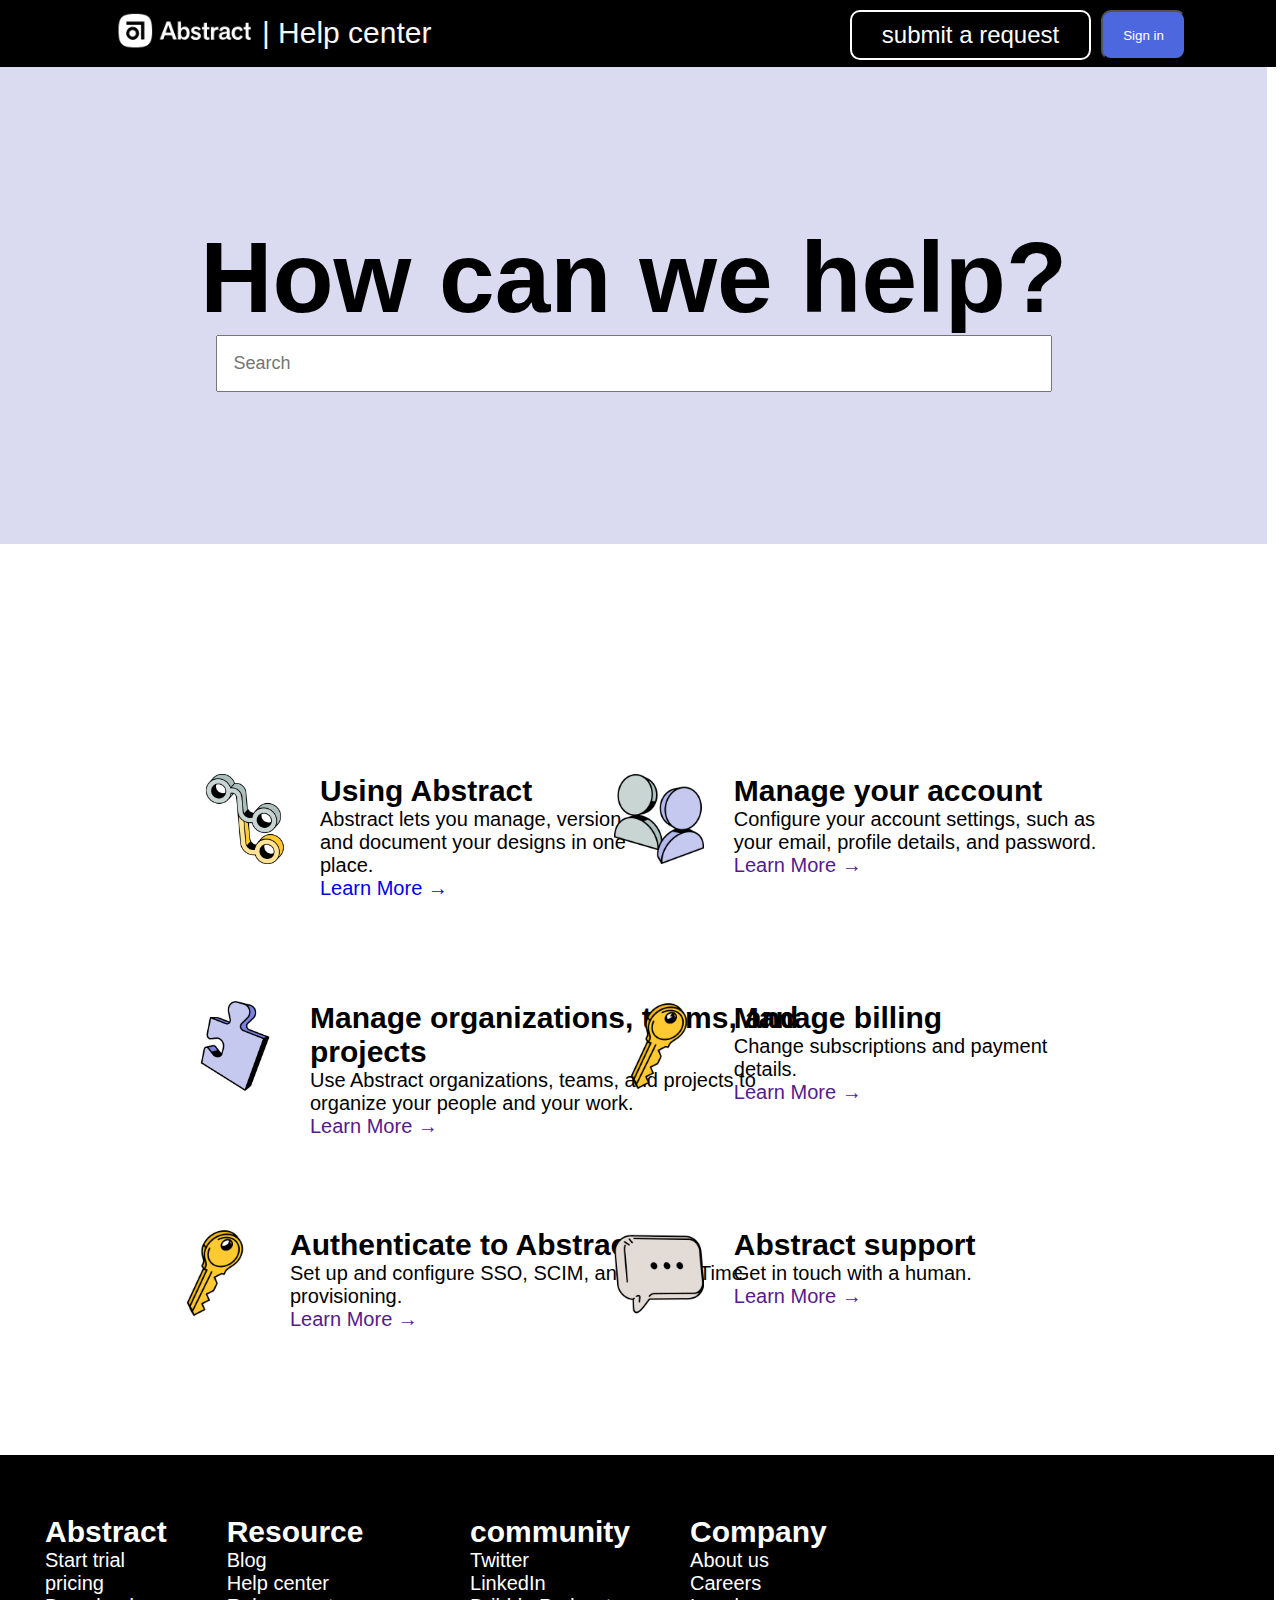
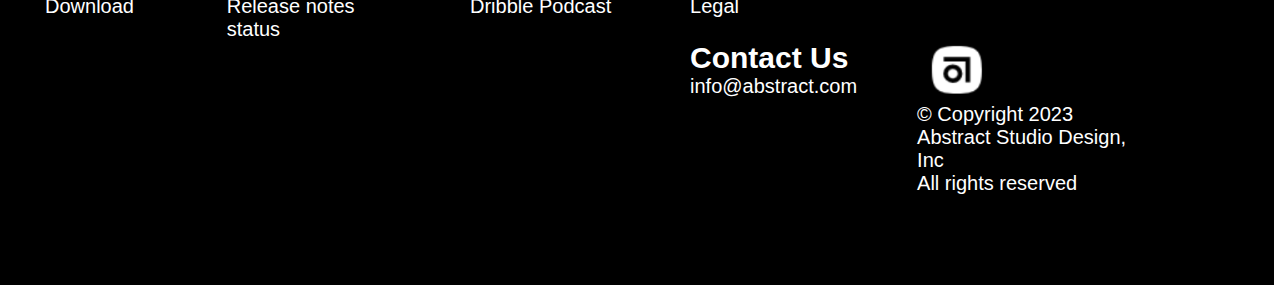
<file: project/index.html>
<!DOCTYPE html>
<html lang="en">

<head>
    <meta charset="UTF-8">
    <meta name="viewport" content="width=device-width, initial-scale=1.0">
    <title>Abstract</title>
    <link rel="preconnect" href="https://fonts.googleapis.com">
    <link rel="preconnect" href="https://fonts.gstatic.com" crossorigin>
    <link
        href="https://fonts.googleapis.com/css2?family=Bebas+Neue&family=Oooh+Baby&family=Pacifico&family=Roboto+Mono:ital,wght@1,100&display=swap"
        rel="stylesheet">
</head>
<link rel="stylesheet" href="style.css">
<body>
    <div class="nav">
        <div class="left">
            <div class="left1"><img src="./Screenshot 2023-12-30 001632.png" alt=""> </div>
            <div class="left2"><a href="" style="color: rgb(247, 247, 247);"> | Help center</a></div>
        </div>
        <div class="right">
            <button class="submit">
                submit a request
            </button>
            <button class="sign" style="background-color: rgb(77, 103, 222);">Sign in</button>
        </div>
    </div>
    <div class="help">
        <div class="help1">
            <h1>How can we help?</h1>
        </div>
        <input type="text" placeholder="Search">
    </div>
    <div class="main">
        <div class="fi">
            <img src="./aed6500f4da41c641f3de5d96247eb6654e9c386.png" alt="">
            <div class="container1">
                <h2>Using Abstract</h2>
                <p>Abstract lets you manage, version, and document your designs in one place.</p>
                <a href="./useabs.html">Learn More →</a>
            </div>
        </div>
        <div class="se">
            <img src="./91588b3d042df901d9b941ccbb57af4f151401c7.png" alt="">
            <div class="container2">
                <h2>Manage your account</h2>
                <p>Configure your account settings, such as your email, profile details, and password.</p>
                <a href="">Learn More →</a>

            </div>
        </div>
        <div class="th">
            <img src="./50d0db451c0e1e66e1caddd142986fcf6792ca05.png" alt="">
            <div class="container3">
                <h2>Manage organizations, teams, and projects</h2>
                <p>Use Abstract organizations, teams, and projects to organize your people and your work.</p>
                <a href="">Learn More →</a>
            </div>
        </div>
        <div class="fo">
            <img src="./7712592465ef5c7bf18f1c7cb16e19ab44eb81e3.png" alt="">
            <div class="container4">
                <h2>Manage billing</h2>
                <p>Change subscriptions and payment details.</p>
                <a href="">Learn More →</a>
            </div>
        </div>
        <div class="fif">
            <img src="./7712592465ef5c7bf18f1c7cb16e19ab44eb81e3.png" alt="">
            <div class="container5">
                <h2>Authenticate to Abstract</h2>
                <p>Set up and configure SSO, SCIM, and Just-in-Time provisioning.</p>
                <a href="">Learn More →</a>
            </div>
        </div>
        <div class="si">
            <img src="./dcc25d18e224d12621d74e545cc8bdd1b5685ca8.png" alt="">
            <div class="container6">
                <h2>Abstract support</h2>
                <p>Get in touch with a human.</p>
                <a href="">Learn More →</a>
            </div>
        </div>
    <footer>
        <div class="content">
            <h2>Abstract</h2>
            <a href="">Start trial</a>
            <br>
            <a href="">pricing</a>
            <br>
            <a href="">Download</a>
        </div>
        <div class="content">
            <h2>Resource</h2>
            <a href="">Blog</a>
            <br>
            <a href="">Help center</a>
            <br>
            <a href="">Release notes</a>
            <a href="">status</a>
        </div>
        <div class="content">
            <h2>community</h2>
            <a href="">Twitter</a>
            <br>
            <a href="">LinkedIn</a>
            <br>
            <a href="">Dribble</a>
            <a href="">Podcast</a>
        </div>
        <div class="content">
            <h2>Company</h2>
            <a href="">About us</a>
            <br>
            <a href="">Careers</a>
            <br>
            <a href="">Legal</a>
            <br>
            <br>
            <h2>Contact Us</h2>
            <a href="">
                info@abstract.com</a>
        </div>
        <div class="contant">
           <img src="./Screenshot 2024-01-12 184822.png" alt="">
           <p>© Copyright 2023</p>
           <p>Abstract Studio Design, Inc</p>
           <p>All rights reserved</p>
        </div>
    </footer>  
    </div>
</body>

</html>
</file>
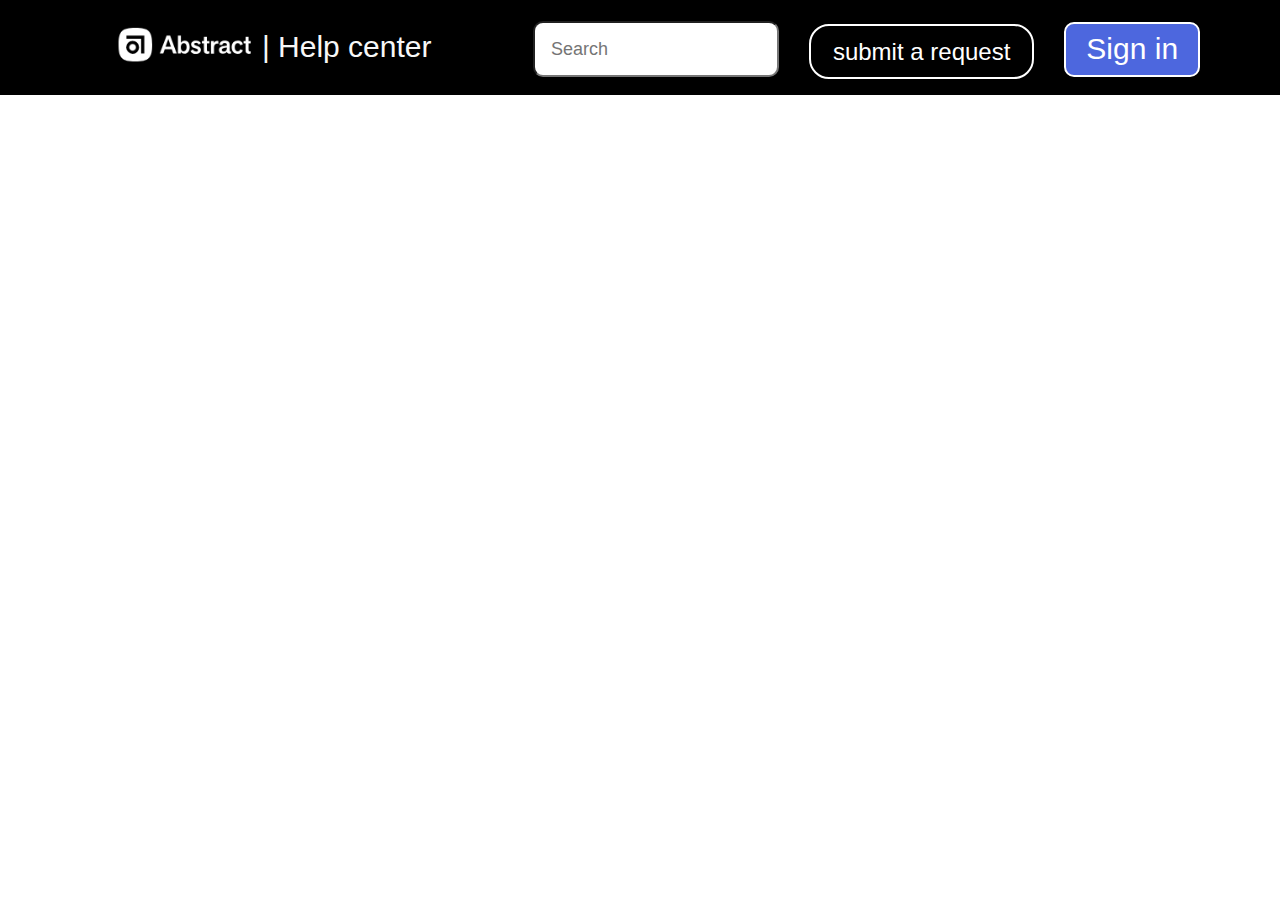
<file: project/useabs.html>
<!DOCTYPE html>
<html lang="en">
<head>
    <meta charset="UTF-8">
    <meta name="viewport" content="width=device-width, initial-scale=1.0">
    <title>Document</title>
    <link rel="stylesheet" href="./useabs.css">
</head>
<body>
    <div class="nav">
        <div class="left">
            <div class="left1"><img src="./Screenshot 2023-12-30 001632.png" alt=""> </div>
            <div class="left2"><a href="" style="color: rgb(247, 247, 247);"> | Help center</a></div>
        </div>
        <div class="right">
            <input type="text" placeholder="Search">
           <div class="submit">
            <button >
                submit a request
            </button>
           </div>
            <button class="sign" style="background-color: rgb(77, 103, 222);">Sign in</button>
        </div>
    </div>
</body>
</html>
</file>
<file: project/style.css>
*{
    margin: 0;
    padding: 0;
    font-family: 'GT America Standard', sans-serif;
}
.nav{
    height: 62px;
    width: 95vw;
    background-color: black;
    display: flex;
    justify-content: start;
    padding-left: 60px;
    font-size: 17px;
    padding-bottom: 5px;
  
}
.left{
    display: flex;
    margin: auto;
    margin-left: 40px;
    
}
.left2{
   font-size: 30px;
   margin-top:14px ;
   margin-left: 8px;
}
.submit{
  background-color: black;
  border-radius: 10px;
  border: 2px solid white;
  color: white;
  padding-left:30px;
  padding-right:30px;
  font-size: 24px;
}
.sign{
    border-radius: 10px;
    margin: 0%;
    color: white;
    padding: 20px;
    display: flex;
    align-items: center;
}
.left1 > img{
    height: 53px;
}
a{
    margin-top: 7px;
}
.right{
    margin-right: 10px;
    margin-top: 10px;
    display: flex;
    gap: 10px;
    margin-right: 90px;
}
.right {
    margin-bottom: 2px;
    font-weight: 400;
    font-size: 28px;
}
.help{
    font-size: 50px;
    font-weight: bold;
    display: flex;
    flex-direction: column;
    justify-content: center;
    align-items: center;
    background-color:#DADBF1;
    height: 53vh;
    width: 99vw;
}
.help2 > button{
height: 35px;
width: 800px;
}
input{
    padding: 1rem;
    width: 800px;
    font-size: large;
}
a{
    text-decoration: none;
}
.fi{
    display: flex;
    justify-content: end;
    width: 400px;
    margin-left: 200px;
}
.se{
    display: flex;
    position: relative;
    right: 750px;
}
.th{
    display: flex;
    width: 590px;
    margin-left: 190px;

}.fo{
    display: flex;
    justify-content: start;
    position: relative;
    right: 750px;

}.fif{
    display: flex;
    justify-content: end;
    width: 600px;
    margin-left: 170px;
}
.si{
    display: flex;
    justify-content: start;
    position: relative;
    right: 750px;
}
img{
    height: 90px;

}
.main{
    display: grid;
    justify-content: space-between;
    grid-template-columns: repeat(2,1fr);
    grid-template-rows: repeat(3,1fr);
    margin-top: 50px;
    gap: 90px;
    padding-top:180px ;
    font-size: 20px;
    
}
.container1{
    position: relative;
    left: 30px;
    width: 700px;
    }
    .container2{
        position: relative;
        left: 30px;
        width: 380px;
    }
    .container3{
        position: relative;
        left: 30px;
        width: 700px;
    }
    .container4{
        position: relative;
        left: 30px;
        width: 350px;
    }
    .container5{
        position: relative;
        left: 30px;
        width: 700px;
    }
    .container6{
        position: relative;
        left: 30px;
        width: 350px;
    } 

 footer{ 
    display: flex;
    gap: 60px;
    background-color: black;
    height: 370px;
    width: 96vw;
    justify-content: space-around;
    padding-top: 60px;
    padding-left: 45px;
} 
.content h2{
color: white;
}
.content a{
    color: white;
} 
.contant{
    background-color: black;
    color: white;
    align-self: flex-end;
    padding-bottom:90px ;
    padding-right: 120px;
}
.contant > img{
 width: 70px;
 height: 60px;
}
@media  (max-width: 400px) {
.nav{
    justify-content: flex-start;
}
}
</file>
<file: project/useabs.css>
*{
    margin: 0;
    padding: 0;
    font-family: 'GT America Standard', sans-serif;
}
.nav{
    height: 90px;
    width: 96.1vw;
    background-color: black;
    display: flex;
    justify-content: start;
    align-items: center;
    padding-left: 60px;
    font-size: 17px;
    padding-bottom: 5px;
}
.left{
    display: flex;
    margin: auto;
    margin-left: 40px;
}
.left2{
   font-size: 30px;
   margin-top:14px ;
   margin-left: 8px;
}
.submit{
  background-color: black;
  border-radius: 30px;
  color: white;
  padding-left:30px;
  padding-right:30px;
  font-size: 30px;
  padding-top: 10px;
  margin-bottom: 5px;
}
button{
    color: white;
    background-color: black;
   padding: 16px 22px;
    font-size: 24px;
    border-radius: 20px;
    border: 2px solid white;
    display: flex;
    align-items: center;
    height: 55px;
}
.sign{
    border-radius: 10px;
    color: white;
    padding: 20px;
    font-size: 30px;
}
.left1 > img{
    height: 53px;
}
.right{
    margin-right: 10px;
    margin-top: 10px;
    display: flex;
    align-items: center;
    /* column-gap: 3px; */
    margin-right: 90px;
}
.right {
    margin-bottom: 2px;
    font-weight: 400;
    font-size: 28px;
}
.help{
    font-size: 50px;
    font-weight: bold;
    display: flex;
    flex-direction: column;
    justify-content: center;
    align-items: center;
    background-color:#DADBF1;
    height: 53vh;
    width: 99vw;
}
.help2 > button{
height: 35px;
width: 800px;
}
input{
    padding: 1rem;
    width: 210px;
    font-size: large;
    border-radius: 10px;
    height: 20px;
}
a{
    text-decoration: none;
}
</file>
